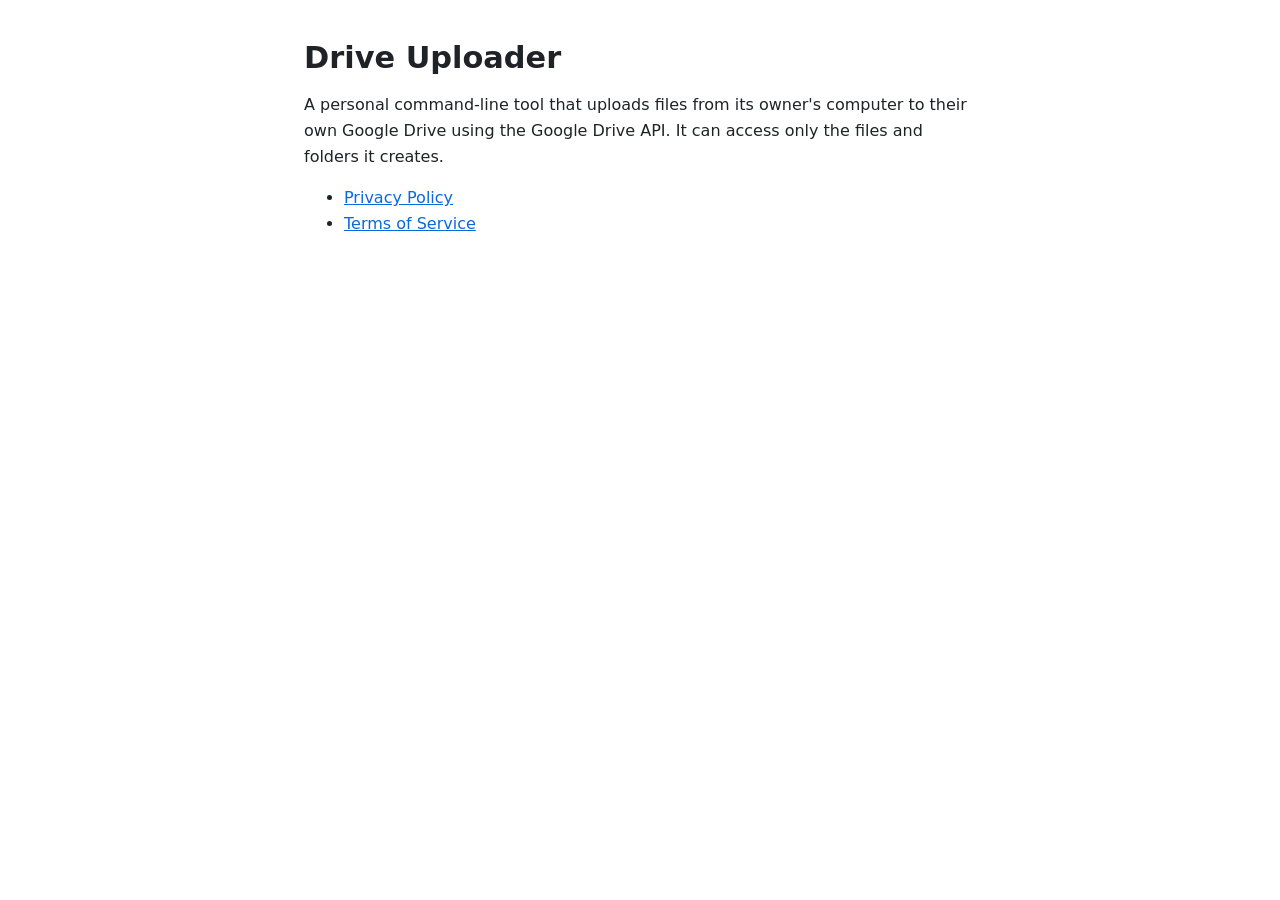
<file: index.html>
<!doctype html>
<html lang="en">
<head>
<meta charset="utf-8">
<meta name="viewport" content="width=device-width, initial-scale=1">
<title>Drive Uploader</title>
<link rel="stylesheet" href="style.css">
</head>
<body>
<main>
<h1>Drive Uploader</h1>
<p>A personal command-line tool that uploads files from its owner's computer to their own
Google Drive using the Google Drive API. It can access only the files and folders it creates.</p>
<ul>
<li><a href="privacy.html">Privacy Policy</a></li>
<li><a href="terms.html">Terms of Service</a></li>
</ul>
</main>
</body>
</html>
</file>
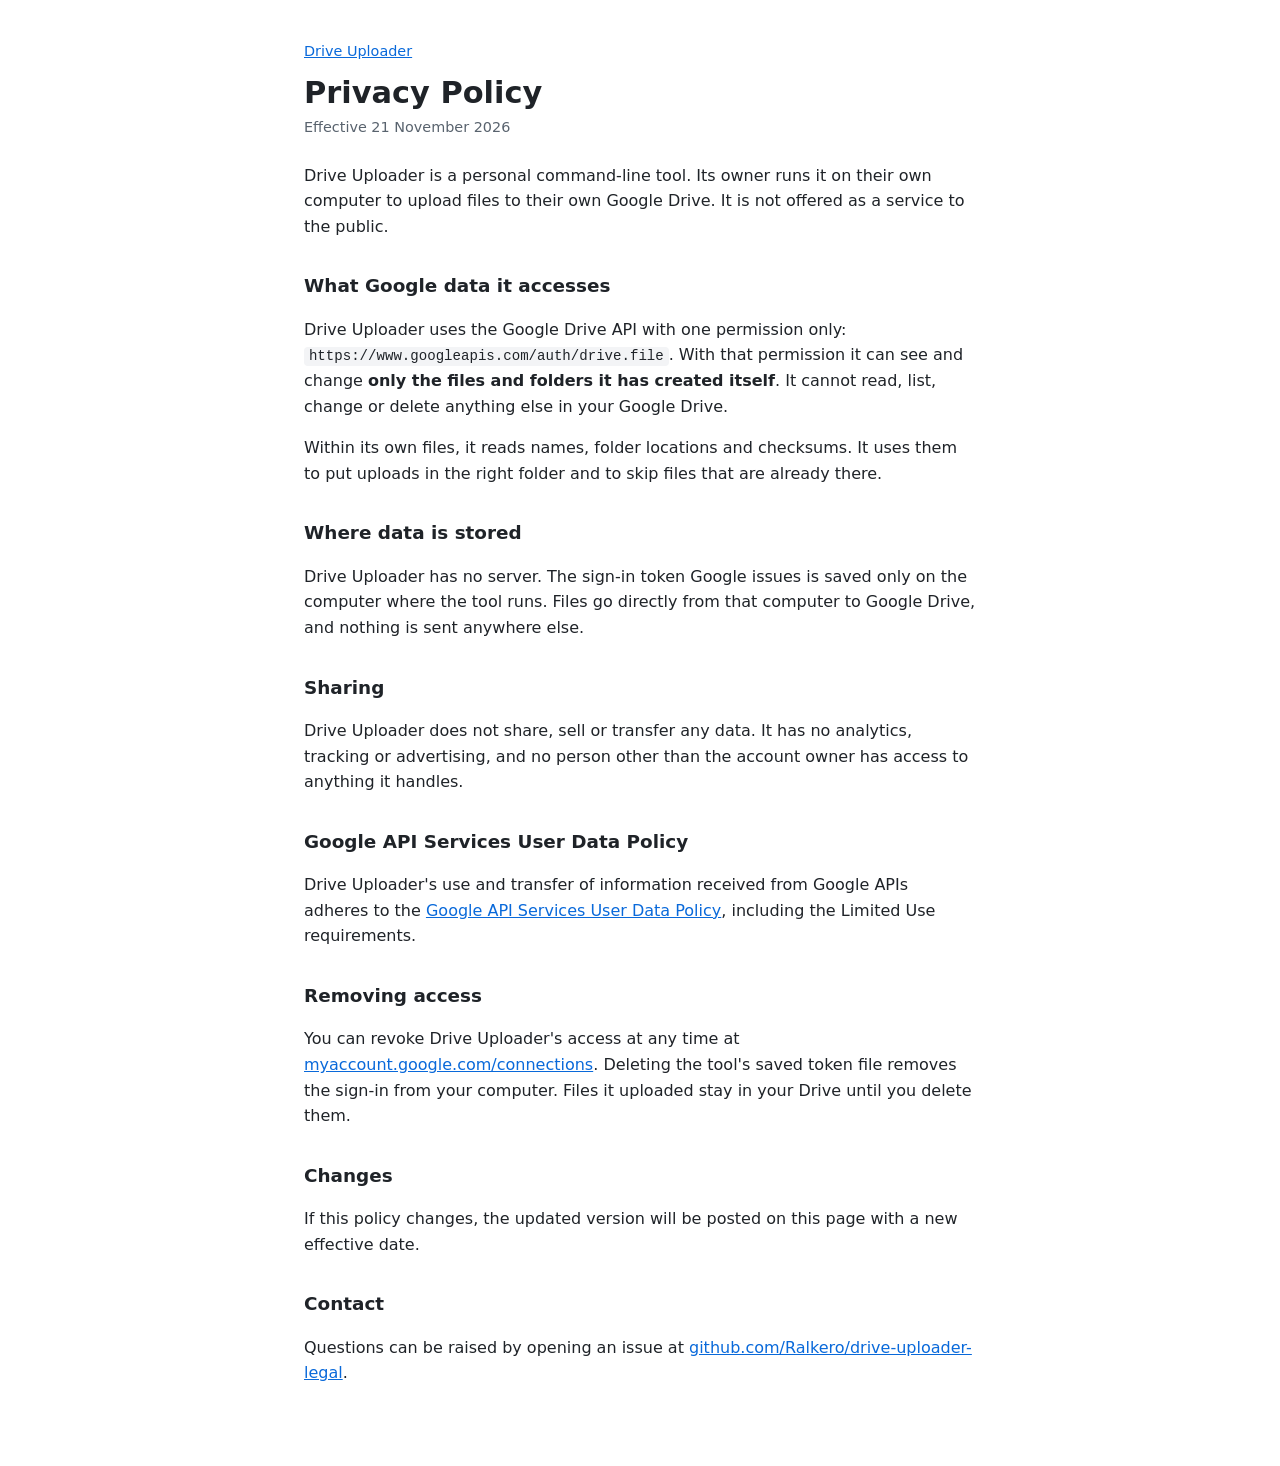
<file: privacy.html>
<!doctype html>
<html lang="en">
<head>
<meta charset="utf-8">
<meta name="viewport" content="width=device-width, initial-scale=1">
<title>Drive Uploader – Privacy Policy</title>
<link rel="stylesheet" href="style.css">
</head>
<body>
<main>
<p class="crumb"><a href="./">Drive Uploader</a></p>
<h1>Privacy Policy</h1>
<p class="meta">Effective 21 November 2026</p>

<p>Drive Uploader is a personal command-line tool. Its owner runs it on their own computer
to upload files to their own Google Drive. It is not offered as a service to the public.</p>

<h2>What Google data it accesses</h2>
<p>Drive Uploader uses the Google Drive API with one permission only:
<code>https://www.googleapis.com/auth/drive.file</code>. With that permission it can see and
change <strong>only the files and folders it has created itself</strong>. It cannot read,
list, change or delete anything else in your Google Drive.</p>
<p>Within its own files, it reads names, folder locations and checksums. It uses them to
put uploads in the right folder and to skip files that are already there.</p>

<h2>Where data is stored</h2>
<p>Drive Uploader has no server. The sign-in token Google issues is saved only on the
computer where the tool runs. Files go directly from that computer to Google Drive, and
nothing is sent anywhere else.</p>

<h2>Sharing</h2>
<p>Drive Uploader does not share, sell or transfer any data. It has no analytics, tracking or
advertising, and no person other than the account owner has access to anything it handles.</p>

<h2>Google API Services User Data Policy</h2>
<p>Drive Uploader's use and transfer of information received from Google APIs adheres to the
<a href="https://developers.google.com/terms/api-services-user-data-policy">Google API Services
User Data Policy</a>, including the Limited Use requirements.</p>

<h2>Removing access</h2>
<p>You can revoke Drive Uploader's access at any time at
<a href="https://myaccount.google.com/connections">myaccount.google.com/connections</a>.
Deleting the tool's saved token file removes the sign-in from your computer. Files it
uploaded stay in your Drive until you delete them.</p>

<h2>Changes</h2>
<p>If this policy changes, the updated version will be posted on this page with a new
effective date.</p>

<h2>Contact</h2>
<p>Questions can be raised by opening an issue at
<a href="https://github.com/Ralkero/drive-uploader-legal/issues">github.com/Ralkero/drive-uploader-legal</a>.</p>
</main>
</body>
</html>
</file>
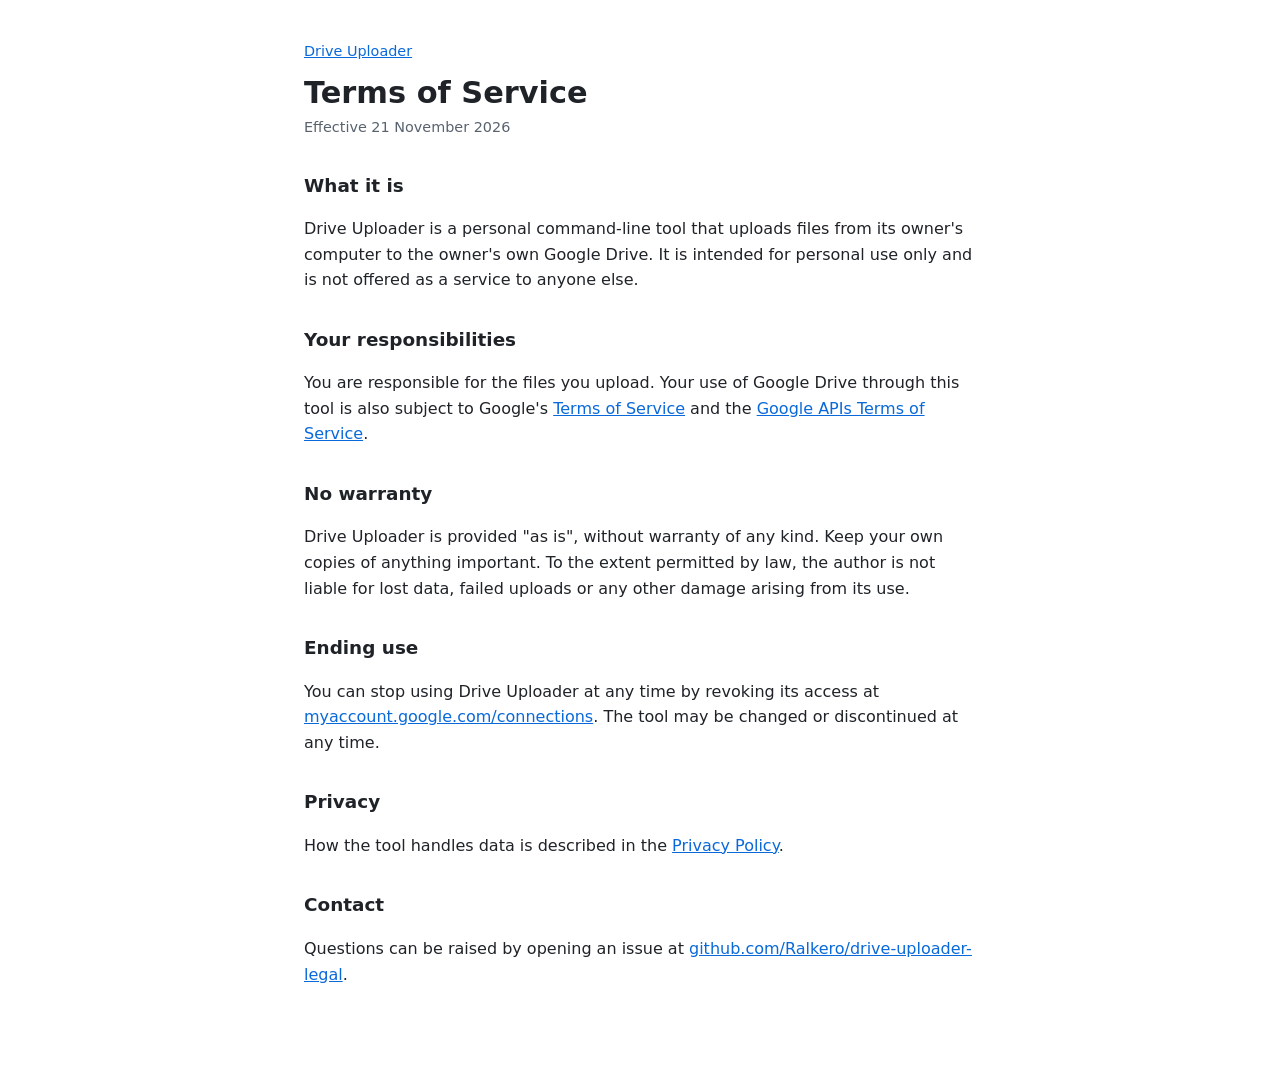
<file: terms.html>
<!doctype html>
<html lang="en">
<head>
<meta charset="utf-8">
<meta name="viewport" content="width=device-width, initial-scale=1">
<title>Drive Uploader – Terms of Service</title>
<link rel="stylesheet" href="style.css">
</head>
<body>
<main>
<p class="crumb"><a href="./">Drive Uploader</a></p>
<h1>Terms of Service</h1>
<p class="meta">Effective 21 November 2026</p>

<h2>What it is</h2>
<p>Drive Uploader is a personal command-line tool that uploads files from its owner's
computer to the owner's own Google Drive. It is intended for personal use only and is not
offered as a service to anyone else.</p>

<h2>Your responsibilities</h2>
<p>You are responsible for the files you upload. Your use of Google Drive through this tool
is also subject to Google's
<a href="https://policies.google.com/terms">Terms of Service</a> and the
<a href="https://developers.google.com/terms">Google APIs Terms of Service</a>.</p>

<h2>No warranty</h2>
<p>Drive Uploader is provided "as is", without warranty of any kind. Keep your own copies of
anything important. To the extent permitted by law, the author is not liable for lost data,
failed uploads or any other damage arising from its use.</p>

<h2>Ending use</h2>
<p>You can stop using Drive Uploader at any time by revoking its access at
<a href="https://myaccount.google.com/connections">myaccount.google.com/connections</a>.
The tool may be changed or discontinued at any time.</p>

<h2>Privacy</h2>
<p>How the tool handles data is described in the <a href="privacy.html">Privacy Policy</a>.</p>

<h2>Contact</h2>
<p>Questions can be raised by opening an issue at
<a href="https://github.com/Ralkero/drive-uploader-legal/issues">github.com/Ralkero/drive-uploader-legal</a>.</p>
</main>
</body>
</html>
</file>
<file: style.css>
:root {
  color-scheme: light dark;
  --bg: #ffffff;
  --fg: #1f2328;
  --muted: #59636e;
  --link: #0969da;
  --code-bg: #f3f4f6;
}
@media (prefers-color-scheme: dark) {
  :root {
    --bg: #0d1117;
    --fg: #e6edf3;
    --muted: #9198a1;
    --link: #4493f8;
    --code-bg: #1f2428;
  }
}
body {
  margin: 0;
  background: var(--bg);
  color: var(--fg);
  font: 16px/1.6 system-ui, -apple-system, "Segoe UI", Roboto, sans-serif;
}
main {
  max-width: 42rem;
  margin: 0 auto;
  padding: 2.5rem 1rem 4rem;
}
h1 { font-size: 1.9rem; line-height: 1.2; margin: 0 0 0.25rem; }
h2 { font-size: 1.15rem; margin: 2rem 0 0.5rem; }
a { color: var(--link); }
.meta, .crumb { color: var(--muted); font-size: 0.9rem; margin: 0 0 1.5rem; }
.crumb { margin-bottom: 0.75rem; }
code {
  background: var(--code-bg);
  padding: 0.1em 0.35em;
  border-radius: 4px;
  font-size: 0.88em;
  overflow-wrap: anywhere;
}
</file>
